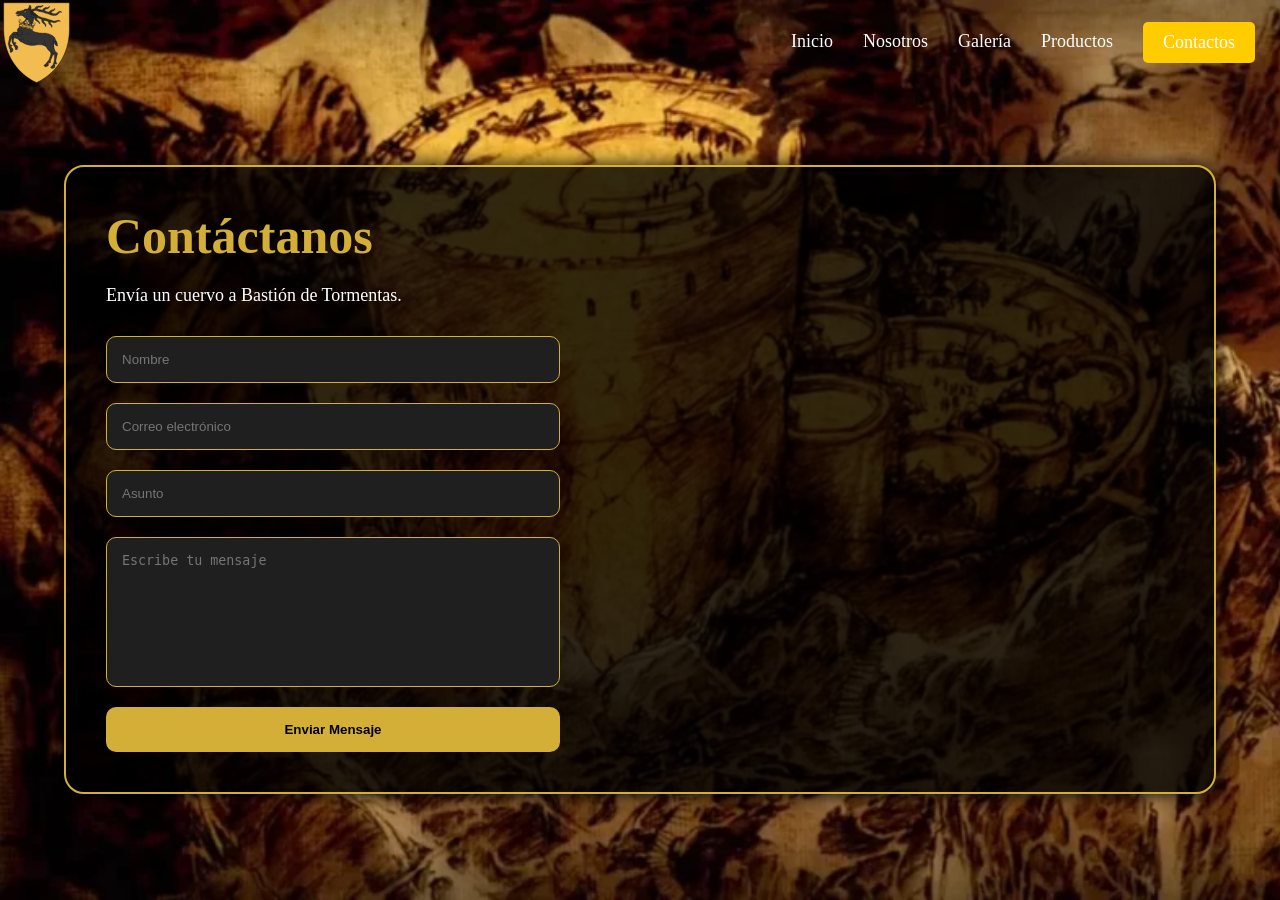
<file: Pages/contactos.html>
<!DOCTYPE html>
<html lang="es">
<head>
    <meta charset="UTF-8">
    <meta name="viewport" content="width=device-width, initial-scale=1.0">
    <title>Contacto Baratheon</title>
    <link rel="stylesheet" href="../css/style.css">

</head>

<body>
    <header class="encabezado">
        <img src="../src/Logo.svg" alt="Logo Baratheon">
        <nav class="menu">
            <a href="../index.html" class="ayestaras">Inicio</a>
            <a href="nosotros.html" class="ayestaras">Nosotros</a>
            <a href="galeria.html" class="ayestaras">Galería</a>
            <a href="productos.html" class="ayestaras">Productos</a>
            <a href="contactos.html" class="btncontactos">Contactos</a>
        </nav>

    </header>

    <main class="contacto-main">
        <section class="contacto-container">
            <div class="formulario-contacto">
                <h1>Contáctanos</h1>
                <p>Envía un cuervo a Bastión de Tormentas.</p>
                <form>
                    <input type="text" placeholder="Nombre" required>
                    <input type="email" placeholder="Correo electrónico" required>
                    <input type="text" placeholder="Asunto">
                    <textarea placeholder="Escribe tu mensaje"></textarea>
                    <button type="submit">Enviar Mensaje</button>
                </form>
            </div>
            <div class="mapa">
                <iframe
                    src="https://www.google.com/maps/embed?pb=!1m18!1m12!1m3!1d4314.926417556265!2d-58.46430163454991!3d-34.841935991978936!2m3!1f0!2f0!3f0!3m2!1i1024!2i768!4f13.1!3m3!1m2!1s0x95bcd183c5f866ff%3A0x5e7ac230c436ad7b!2sEscuela%20De%20Educaci%C3%B3n%20Secundaria%20T%C3%A9cnica%20N%C2%BA1!5e1!3m2!1sen!2sar!4v1779747008043!5m2!1sen!2sar" width="600" height="450" style="border:0;" allowfullscreen="" loading="lazy" referrerpolicy="no-referrer-when-downgrade"
                    width="100%"
                    height="100%"
                    style="border:0;"
                    allowfullscreen=""
                    loading="lazy">
                </iframe>
            </div>
        </section>
    </main>
</body>
</html>
</file>
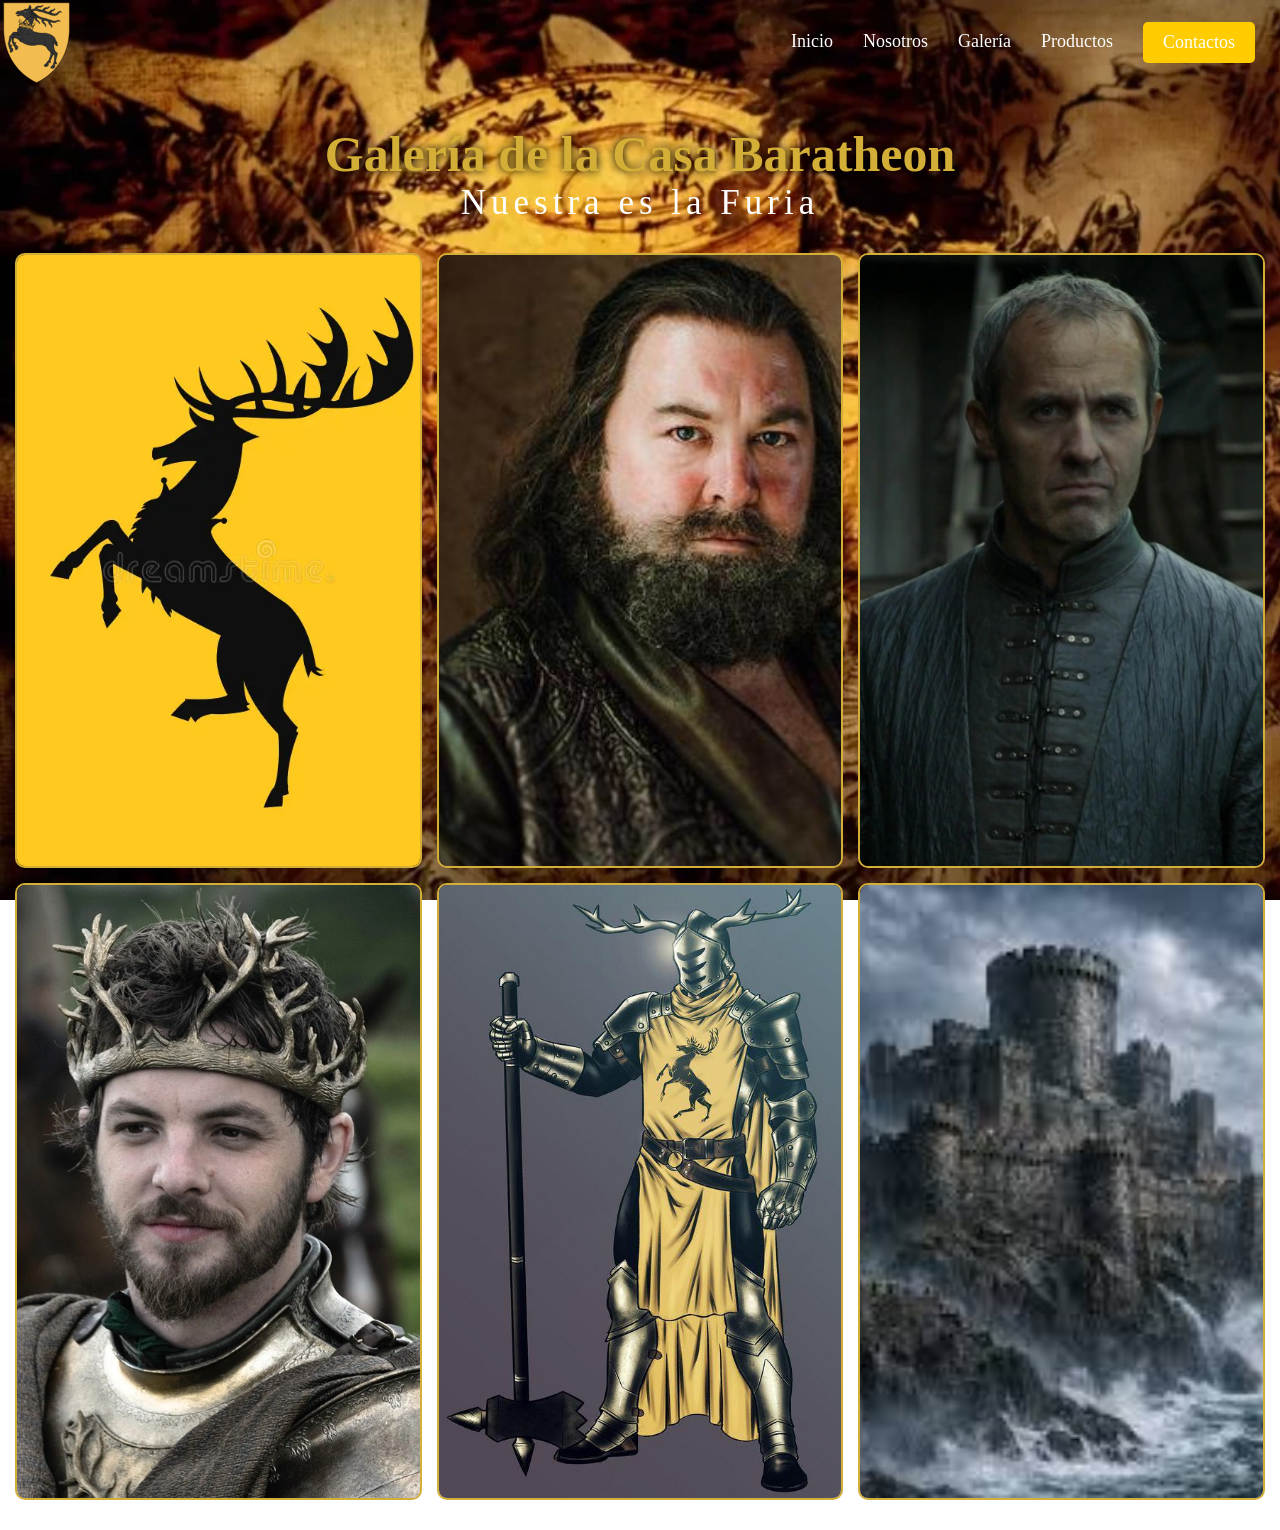
<file: Pages/galeria.html>
<!DOCTYPE html>
<html lang="es">
<head>
    <meta charset="UTF-8">
    <meta name="viewport" content="width=device-width, initial-scale=1.0">
    <title>Galería Baratheon</title>
    <link rel="stylesheet" href="../css/style.css">
</head>
<body>

    <header class="encabezado">
        <img src="../src/Logo.svg" alt="Logo Baratheon">

        <nav class="menu">
            <a href="../index.html" class="ayestaras">Inicio</a>
            <a href="nosotros.html" class="ayestaras">Nosotros</a>
            <a href="galeria.html" class="ayestaras">Galería</a>
            <a href="productos.html" class="ayestaras">Productos</a>
            <a href="contactos.html" class="btncontactos">Contactos</a>
        </nav>
    </header>

    <main>

        <section class="titulo-galeria">
            <h1>Galería de la Casa Baratheon</h1>
            <p>Nuestra es la Furia</p>
        </section>

        <section class="galeria-grid">

            <div class="item-grid1">
                <img src="../src/a.webp" alt="">
            </div>

            <div class="item-grid2">
                <img src="../src/b.jpg" alt="">
            </div>

            <div class="item-grid3">
                <img src="../src/c.webp" alt="">
            </div>

            <div class="item-grid4">
                <img src="../src/d.webp" alt="">
            </div>

            <div class="item-grid5">
                <img src="../src/e.jpg" alt="">
            </div>

            <div class="item-grid6">
                <img src="../src/f.jpg" alt="">
            </div>

        </section>

    </main>

</body>
</html>
</file>
<file: css/style.css>
*{
margin: 0;
padding: 0;
box-sizing: border-box;
}

body { 
    background-image: url('../src/Fondo.webp');
    background-size: cover;
    background-attachment: fixed;
}

.encabezado{
    display: flex;
    height: 85px;
    display: flex;
    justify-content: space-between;
}

.encabezado img{
    transition: 0.4s ease-in-out;
}

.encabezado img:hover{
    filter: drop-shadow(0px 0px 10px #d4af37);
    transform: scale(0.9);
}

.menu{
    display: flex;
    align-items: center;
    margin-right: 10px;
}

.menu a {
    color: white;
    text-decoration: none;
    margin: 0 15px;
    font-size: 18px;
}

.menu a:hover {
    color: #ffcc00;
}

.btncontactos {
    background-color: #ffcc00;
    color: black;
    padding: 10px 20px;
        border: none;
        border-radius: 5px;
        cursor: pointer;
        transition: background-color 0.4s ease;
    border-radius: 5px;
}

.btncontactos:hover {
    background-color: #ff9900;
}

.carousel-inner img {
    height: 400px;
    object-fit: cover;
}

.ayestaras{
    padding-bottom: 3px;
}

.ayestaran:hover{
    border-bottom: 5px solid;
    border-image: linear-gradient(to right, #fff, #2c3948)1;
}

.carousel-inner img{
    height: 85vh;
}

.contenedor{
    overflow: hidden;
    max-width: 1100px;
    width: 90%;
    display: flex;
    align-items: center;
    justify-content: center;
    margin: 50px auto;
    flex-wrap: wrap;
    gap: 15px;
}

.favoritos{
    width: 200px;
    margin: 20px auto;
    padding: 15px;
    text-align: center;
    background: rgba(0,0,0,0.8);
    color: white;
    border: 2px solid #D4AF37;
    border-radius: 15px;
    font-size: 20px;
}

.tarjetas{
    background: rgba(20,20,20,0.9);
    border: 2px solid #D4AF37;
    display: flex;
    flex-direction: column;
    width: 320px;
    position: relative;
    min-height: 350px;
    border-radius: 10px;
    box-shadow: 2px 2px 20px #326dac;
    padding: 15px;
    transition: 0.3s ease-in-out;
    justify-content: space-between;
}

.tarjetas:hover{
    box-shadow: 0px 0px 20px #d4af37, 0 0 10px #ff9900;
}

.tarjetas h1{
    text-align: center;
    font-size: 30px;
    color: #2c3947;
}

.tarjetas h2{
    color: #D4AF37;
    font-size: 22px;
}

.tarjetas h3{
    display: inline-block;
    font-size: 20px;
    padding: 10px;
    background: #2c3947;
    color: white;
    border-radius: 5px;
    width: 150px;
    text-align: center;
}

.tarjetas p{
    font-size: 20px;
    line-height: 25px;
    color: black;

}

.tarjetas img{
    width: 100%;
    height: 200px;
    object-fit: cover;
    border-radius: 10px;
}

.tarjetas:hover{
    transform: scale(1.05);
}

.btnfav{
    margin-top: 15px;
    padding: 10px;
    border: none;
    border-radius: 10px;
    background: #D4AF37;
    cursor: pointer;
    transition: 0.3s ease;
}

.btnfav:hover{
    transform: scale(1.1);
    box-shadow: 0 0 10px #D4AF37;
}

.contenedor_form{
    background: rgba(0,0,0,0.7);
    color: white;
    margin: 50px auto;
    width: 400px;
    height: 100px;
    box-shadow: 2px 5px 5px black;
    padding: 20px;
    border-radius: 20px;
}

.contenedor_form input{
border-radius: 10px;
height: 35px;
}

.contenedor_form button{
    height: 40px;
    width: 85px;
    border-radius: 15px;
    background-color: #2c3947;
    color:whitesmoke;
    transition: 0.5s ease-in-out;
}

.contenedor_form button:hover{
    background: linear-gradient(to right, #f1f1f1, #2c3947);
    transform: scale(1.1);
    box-shadow: 1px 1px 3px black;
}

footer{
    background-color: #2c3947;
    color: white;
    display: flex;
    justify-content: space-around;
    align-items: center;
    padding: 20px 0;
}

.info {
    width: 40%;
    display: flex;
    flex-direction: column;
    padding: 20px;
}

.info img{
    width: 150px;
    height: 150px;
    object-fit: cover;
}

.info p{
    line-height: 25px;
    font-size: 16px;
    text-align: left;
}

.redes{
    width: 40%;
    display: flex;
    justify-content: space-between;
}

.redes img{
    width: 50px;
    height: 50px;
}
    
@media (max-width:760px){

    .encabezado{
        flex-direction: column;
        height: auto;
        align-items: center;
    }

    .menu{
        flex-wrap: wrap;
        justify-content: center;
    }

    .carousel-inner img{
        height: 40vh;
    }

    .contenedor_form{
        width: 90%;
    }

    footer{
        flex-direction: column;
        text-align: center;
    }

    .info,
    .redes  {
        width: 100%;
        justify-content: center;
    }
    .galeria-grid{
        grid-template-columns: 1fr;
    }
    .grande,
    .ancho{
        grid-column: span 1;
        grid-row: span 1;
    }
    .historia{
        flex-direction: column;
    }

    .texto-historia,
    .imagen-historia{
        width: 100%;
    }
    .texto-historia h1{
        font-size: 40px;
    }
      .contacto-container{

        flex-direction: column;
    }
    .formulario-contacto,
    .mapa{
        width: 100%;
    }

    .mapa{
        height: 400px;
    }
}

.titulo-galeria{
    text-align: center;
    color: white;
    margin-top: 40px;
}

.titulo-galeria h1{
    font-family: 'Times New Roman', Times, serif;
    font-size: 50px;
    color: #D4AF37;
    text-shadow: 0 0 10px black;
}

.titulo-galeria p{
    font-family: 'Times New Roman', Times, serif;
    font-size: 35px;
    letter-spacing: 5px;
}

.item-grid1{
    grid-area: img1;
}

.item-grid2{
    grid-area: img2;
}

.item-grid3{
    grid-area: img3;
}

.item-grid4{
    grid-area: img4;
}

.item-grid5{
    grid-area: img5;
}

.item-grid6{
    grid-area: img6;
}

.galeria-grid{
    width: 100%;
    max-width: 1450px;
    margin: 30px auto;
    display: grid;
    grid-template-areas:
    "img1 img2 img3"
    "img1 img2 img3"
    "img4 img5 img6"
    "img4 img5 img6";
    grid-template-columns: repeat(3, 1fr);
    grid-template-rows: repeat(2, 300px);
    gap: 15px;
    padding: 0 15px;
}

.galeria-grid img{
    width: 100%;
    height: 100%;
    object-fit: cover;
    border-radius: 10px;
    display: block;
    border: 2px solid #D4AF37;
    transition: 0.5s ease;
}

.bajo-stock{
    color: red;
    font-weight: bold;
}

.nosotros-contenedor{
    width: 90%;
    max-width: 1400px;
    margin: 80px auto;
}

.historia{
    display: flex;
    justify-content: space-between;
    align-items: center;
    gap: 50px;
    background: rgba(0,0,0,0.8);
    border: 2px solid #D4AF37;
    border-radius: 20px;
    padding: 40px;
    box-shadow: 0 0 20px black;
}

.texto-historia{
    width: 50%;
    color: white;
}

.texto-historia h1{
    font-size: 60px;
    color: #D4AF37;
    margin-bottom: 20px;
}

.texto-historia h2{
    font-size: 30px;
    margin-bottom: 30px;
    color: #ffcc00;
}

.texto-historia p{
    line-height: 32px;
    font-size: 18px;
    margin-bottom: 20px;
}

.imagen-historia{
    width: 50%;
}

.imagen-historia img{
    width: 100%;
    border-radius: 20px;
    border: 3px solid #D4AF37;
    transition: 0.5s ease;
}

.imagen-historia img:hover{
    transform: scale(1.03);
    box-shadow: 0 0 20px #D4AF37;
}

.contacto-main{
    width: 90%;
    max-width: 1400px;
    margin: 80px auto;
}

.contacto-container{
    display: flex;
    gap: 40px;
    background: rgba(0,0,0,0.8);
    border: 2px solid #D4AF37;
    border-radius: 20px;
    overflow: hidden;
    box-shadow: 0 0 20px black;
}

.formulario-contacto{
    width: 50%;
    padding: 40px;
    color: white;
}

.formulario-contacto h1{
    color: #D4AF37;
    font-size: 50px;
    margin-bottom: 20px;
}

.formulario-contacto p{
    margin-bottom: 30px;
    font-size: 18px;
}

.formulario-contacto form{
    display: flex;
    flex-direction: column;
    gap: 20px;
}

.formulario-contacto input,
.formulario-contacto textarea{
    padding: 15px;
    border: none;
    border-radius: 10px;
    background: #1F1F1F;
    color: white;
    outline: none;
    border: 1px solid #D4AF37;
}

.formulario-contacto textarea{
    resize: none;
    height: 150px;
}

.formulario-contacto button{
    padding: 15px;
    border: none;
    border-radius: 10px;
    background: #D4AF37;
    color: black;
    font-weight: bold;
    cursor: pointer;
    transition: 0.4s ease;
}

.formulario-contacto button:hover{
    background: #ffcc00;
    transform: scale(1.03);
    box-shadow: 0 0 15px #D4AF37;
}

.mapa{
    width: 50%;
    min-height: 600px;
}
</file>
